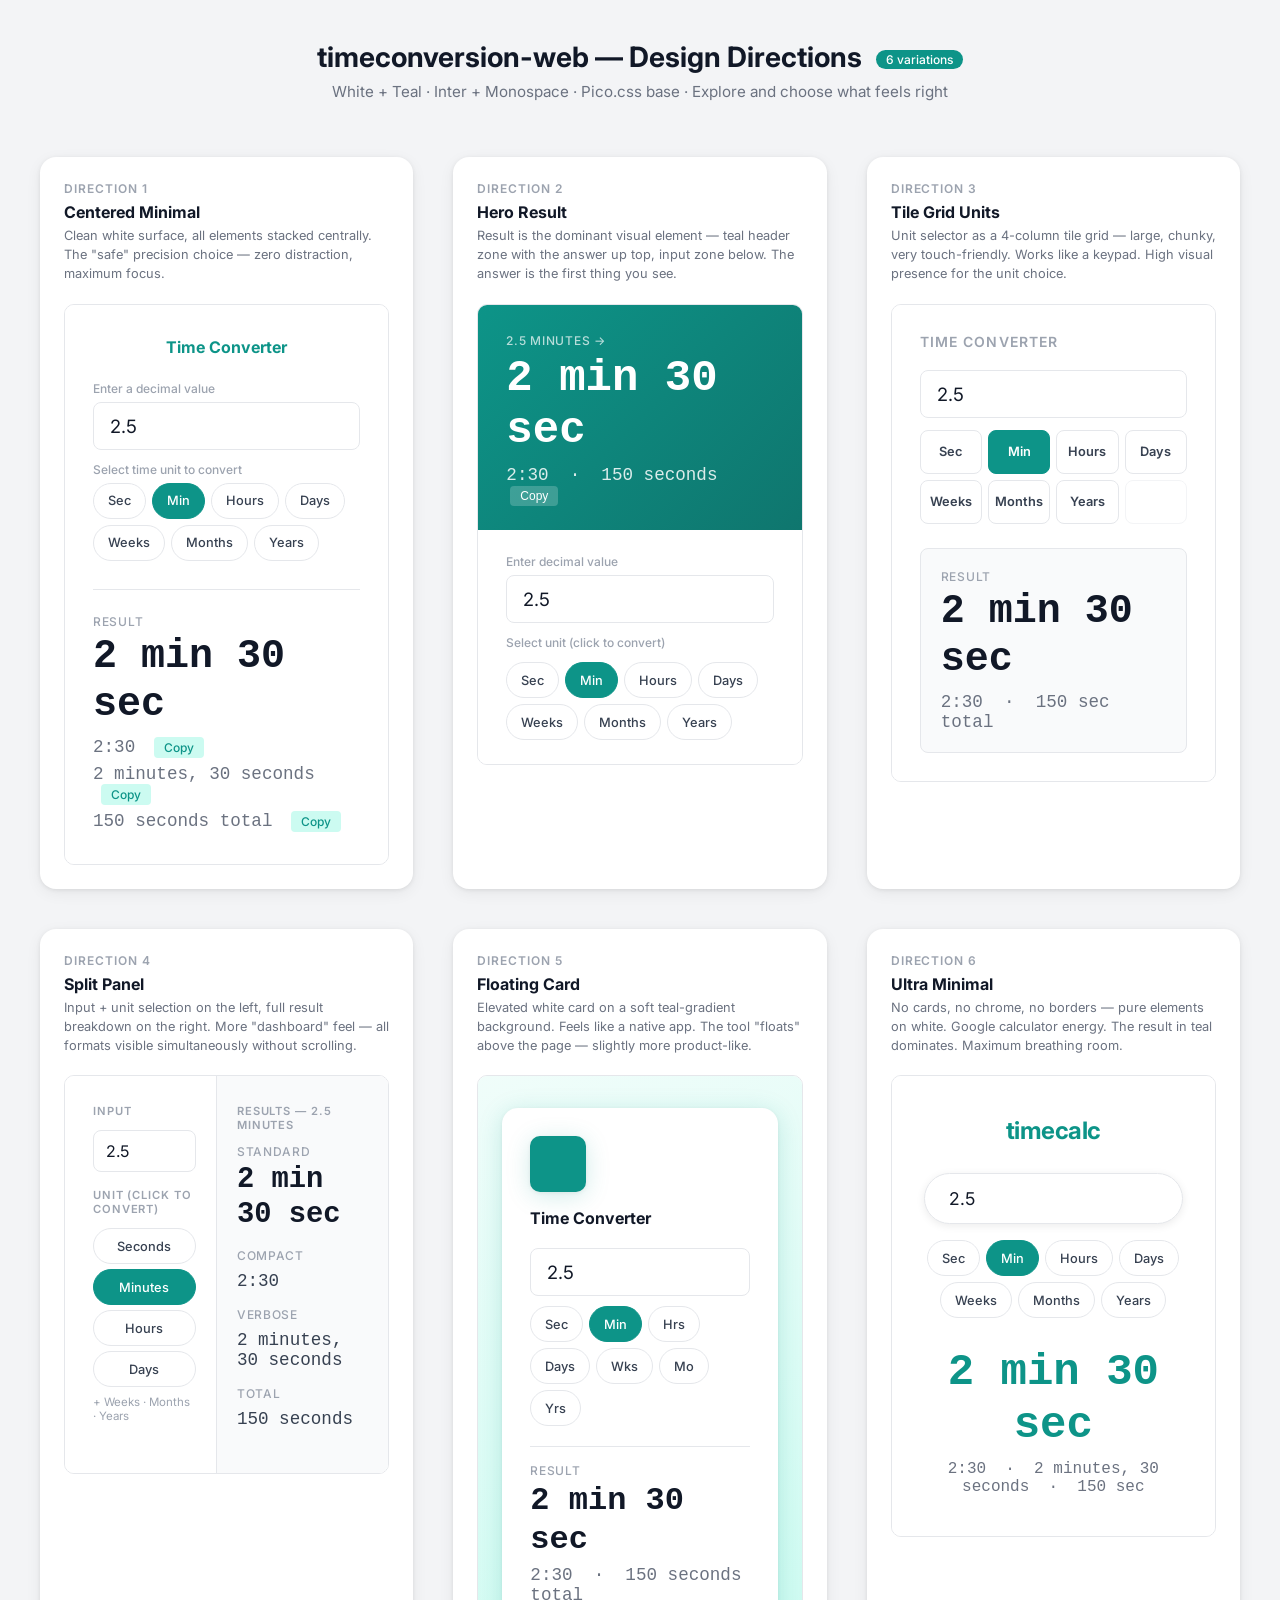
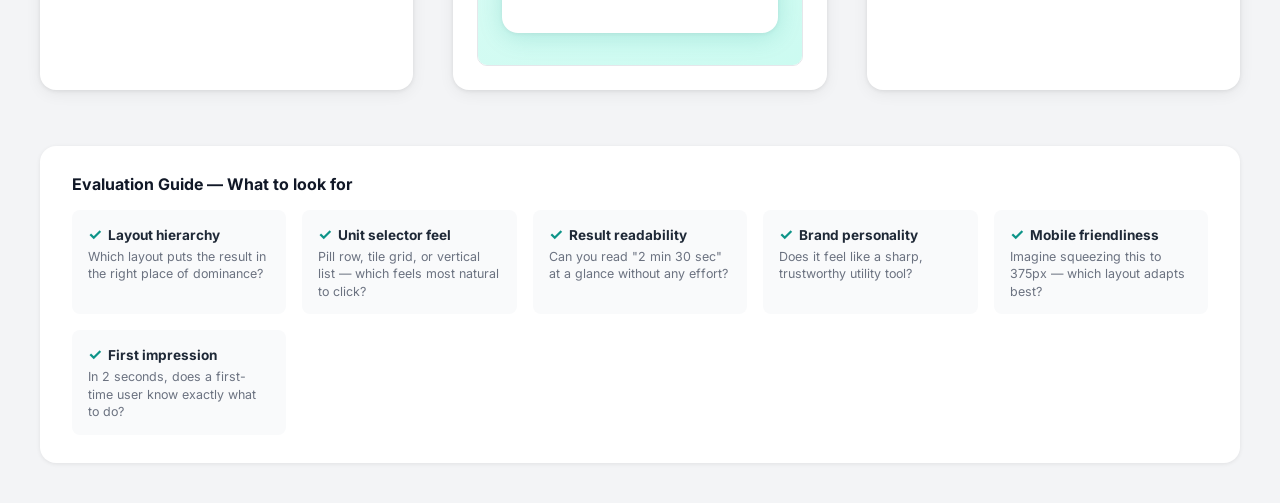
<file: _bmad-output/planning-artifacts/ux-design-directions.html>
<!DOCTYPE html>
<html lang="en">
<head>
  <meta charset="UTF-8">
  <meta name="viewport" content="width=device-width, initial-scale=1.0">
  <title>timeconversion-web — UX Design Directions</title>
  <link rel="preconnect" href="https://fonts.googleapis.com">
  <link href="https://fonts.googleapis.com/css2?family=Inter:wght@400;500;700&display=swap" rel="stylesheet">
  <style>
    /* ─── Design Tokens ─────────────────────────────────────── */
    :root {
      --teal: #0D9488;
      --teal-light: #CCFBF1;
      --teal-dark: #0F766E;
      --neutral-50: #F9FAFB;
      --neutral-100: #F3F4F6;
      --neutral-200: #E5E7EB;
      --neutral-400: #9CA3AF;
      --neutral-500: #6B7280;
      --neutral-700: #374151;
      --neutral-800: #1F2937;
      --neutral-900: #111827;
      --white: #FFFFFF;
      --error: #DC2626;
      --font-ui: 'Inter', system-ui, sans-serif;
      --font-mono: 'Courier New', monospace;
    }

    /* ─── Showcase Shell ────────────────────────────────────── */
    *, *::before, *::after { box-sizing: border-box; margin: 0; padding: 0; }

    body {
      font-family: var(--font-ui);
      background: var(--neutral-100);
      color: var(--neutral-900);
      padding: 40px 20px;
    }

    .showcase-header {
      text-align: center;
      margin-bottom: 56px;
    }
    .showcase-header h1 {
      font-size: 1.75rem;
      font-weight: 700;
      color: var(--neutral-900);
      margin-bottom: 8px;
    }
    .showcase-header p {
      color: var(--neutral-500);
      font-size: 0.95rem;
    }
    .badge {
      display: inline-block;
      background: var(--teal);
      color: white;
      font-size: 0.75rem;
      font-weight: 500;
      padding: 2px 10px;
      border-radius: 999px;
      margin-left: 8px;
      vertical-align: middle;
    }

    .directions-grid {
      display: grid;
      grid-template-columns: repeat(auto-fit, minmax(340px, 1fr));
      gap: 40px;
      max-width: 1200px;
      margin: 0 auto;
    }

    .direction-card {
      background: white;
      border-radius: 16px;
      padding: 24px;
      box-shadow: 0 1px 4px rgba(0,0,0,0.08), 0 4px 16px rgba(0,0,0,0.06);
    }

    .direction-label {
      font-size: 0.75rem;
      font-weight: 600;
      text-transform: uppercase;
      letter-spacing: 0.08em;
      color: var(--neutral-400);
      margin-bottom: 6px;
    }
    .direction-name {
      font-size: 1rem;
      font-weight: 700;
      color: var(--neutral-900);
      margin-bottom: 4px;
    }
    .direction-desc {
      font-size: 0.8rem;
      color: var(--neutral-500);
      margin-bottom: 20px;
      line-height: 1.5;
    }

    .mockup {
      border-radius: 10px;
      overflow: hidden;
      border: 1px solid var(--neutral-200);
    }

    /* ─── Shared component styles ───────────────────────────── */
    .pill-row {
      display: flex;
      flex-wrap: wrap;
      gap: 6px;
    }
    .pill {
      font-family: var(--font-ui);
      font-size: 0.8rem;
      font-weight: 500;
      padding: 8px 14px;
      border-radius: 999px;
      border: 1.5px solid var(--neutral-200);
      background: var(--white);
      color: var(--neutral-700);
      cursor: pointer;
      transition: all 0.15s ease;
      min-height: 36px;
      display: flex;
      align-items: center;
    }
    .pill:hover { border-color: var(--teal); color: var(--teal); }
    .pill.active {
      background: var(--teal);
      border-color: var(--teal);
      color: white;
    }

    .input-field {
      width: 100%;
      font-family: var(--font-ui);
      font-size: 1.15rem;
      padding: 12px 16px;
      border: 1.5px solid var(--neutral-200);
      border-radius: 8px;
      color: var(--neutral-900);
      background: var(--white);
      outline: none;
    }
    .input-field:focus { border-color: var(--teal); box-shadow: 0 0 0 3px rgba(13,148,136,0.15); }

    .result-primary {
      font-family: var(--font-mono);
      font-size: 2.5rem;
      font-weight: 700;
      color: var(--neutral-900);
      line-height: 1.2;
    }
    .result-secondary {
      font-family: var(--font-mono);
      font-size: 1.1rem;
      color: var(--neutral-500);
      margin-top: 8px;
    }
    .result-label {
      font-size: 0.75rem;
      font-weight: 500;
      text-transform: uppercase;
      letter-spacing: 0.06em;
      color: var(--neutral-400);
      margin-bottom: 4px;
    }
    .copy-btn {
      font-family: var(--font-ui);
      font-size: 0.75rem;
      font-weight: 500;
      color: var(--teal);
      background: var(--teal-light);
      border: none;
      border-radius: 4px;
      padding: 3px 10px;
      cursor: pointer;
      margin-left: 8px;
      vertical-align: middle;
    }

    /* ─── Direction 1: Centered Minimal ─────────────────────── */
    .d1 {
      background: var(--white);
      padding: 32px 28px;
    }
    .d1 .tool-title {
      font-size: 1rem;
      font-weight: 700;
      color: var(--teal);
      margin-bottom: 24px;
      text-align: center;
    }
    .d1 .input-wrap { margin-bottom: 12px; }
    .d1 .section-label {
      font-size: 0.75rem;
      color: var(--neutral-400);
      font-weight: 500;
      margin-bottom: 6px;
    }
    .d1 .pill-row { margin-bottom: 28px; }
    .d1 .result-zone {
      border-top: 1px solid var(--neutral-200);
      padding-top: 24px;
    }

    /* ─── Direction 2: Hero Result ───────────────────────────── */
    .d2 {
      background: var(--white);
      padding: 0;
    }
    .d2 .result-hero {
      background: linear-gradient(135deg, var(--teal) 0%, #0F766E 100%);
      padding: 28px 28px 24px;
      color: white;
    }
    .d2 .result-hero .result-primary { color: white; font-size: 2.75rem; }
    .d2 .result-hero .result-label { color: rgba(255,255,255,0.7); }
    .d2 .result-hero .result-secondary { color: rgba(255,255,255,0.85); }
    .d2 .input-zone { padding: 24px 28px; }
    .d2 .input-zone .section-label {
      font-size: 0.75rem;
      color: var(--neutral-400);
      font-weight: 500;
      margin-bottom: 6px;
    }
    .d2 .pill-row { margin-top: 12px; }

    /* ─── Direction 3: Tile Grid Pills ──────────────────────── */
    .d3 {
      background: var(--white);
      padding: 28px;
    }
    .d3 .tool-title {
      font-size: 0.875rem;
      font-weight: 600;
      color: var(--neutral-400);
      text-transform: uppercase;
      letter-spacing: 0.08em;
      margin-bottom: 20px;
    }
    .d3 .unit-grid {
      display: grid;
      grid-template-columns: repeat(4, 1fr);
      gap: 6px;
      margin: 12px 0 24px;
    }
    .d3 .unit-tile {
      font-family: var(--font-ui);
      font-size: 0.8rem;
      font-weight: 600;
      padding: 10px 4px;
      border-radius: 8px;
      border: 1.5px solid var(--neutral-200);
      background: var(--white);
      color: var(--neutral-700);
      cursor: pointer;
      text-align: center;
      transition: all 0.15s;
      min-height: 44px;
      display: flex;
      align-items: center;
      justify-content: center;
    }
    .d3 .unit-tile:hover { border-color: var(--teal); color: var(--teal); }
    .d3 .unit-tile.active { background: var(--teal); border-color: var(--teal); color: white; }
    .d3 .result-zone {
      background: var(--neutral-50);
      border-radius: 8px;
      padding: 20px;
      border: 1px solid var(--neutral-200);
      margin-top: 4px;
    }

    /* ─── Direction 4: Split Layout ─────────────────────────── */
    .d4 {
      background: var(--white);
      padding: 0;
      display: flex;
      min-height: 280px;
    }
    .d4 .left-panel {
      flex: 1;
      padding: 28px 20px 28px 28px;
      border-right: 1px solid var(--neutral-200);
    }
    .d4 .right-panel {
      flex: 1.2;
      padding: 28px 28px 28px 20px;
      background: var(--neutral-50);
      display: flex;
      flex-direction: column;
      justify-content: center;
    }
    .d4 .panel-label {
      font-size: 0.7rem;
      font-weight: 600;
      text-transform: uppercase;
      letter-spacing: 0.08em;
      color: var(--neutral-400);
      margin-bottom: 12px;
    }
    .d4 .result-format {
      margin-bottom: 16px;
    }

    /* ─── Direction 5: Floating Card ────────────────────────── */
    .d5-outer {
      background: linear-gradient(160deg, #F0FDFA 0%, #CCFBF1 100%);
      padding: 32px 24px;
      display: flex;
      align-items: center;
      justify-content: center;
    }
    .d5-card {
      background: white;
      border-radius: 16px;
      padding: 28px;
      box-shadow: 0 4px 24px rgba(13,148,136,0.18), 0 1px 4px rgba(0,0,0,0.06);
      width: 100%;
      max-width: 380px;
    }
    .d5-card .app-icon {
      width: 40px;
      height: 40px;
      background: var(--teal);
      border-radius: 10px;
      margin-bottom: 16px;
      display: flex;
      align-items: center;
      justify-content: center;
    }
    .d5-card .app-icon svg { color: white; }
    .d5-card .card-title { font-size: 1rem; font-weight: 700; margin-bottom: 20px; }

    /* ─── Direction 6: Ultra Minimal (Google-style) ──────────── */
    .d6 {
      background: var(--white);
      padding: 40px 32px;
      text-align: center;
    }
    .d6 .wordmark {
      font-size: 1.5rem;
      font-weight: 700;
      color: var(--teal);
      margin-bottom: 28px;
      letter-spacing: -0.02em;
    }
    .d6 .input-field {
      max-width: 360px;
      margin: 0 auto 16px;
      border-radius: 999px;
      padding: 14px 24px;
      font-size: 1.1rem;
      box-shadow: 0 2px 8px rgba(0,0,0,0.08);
      border: 1px solid var(--neutral-200);
    }
    .d6 .pill-row {
      justify-content: center;
      margin-bottom: 28px;
    }
    .d6 .result-primary { color: var(--teal); font-size: 2.75rem; }
    .d6 .result-sub {
      font-family: var(--font-mono);
      font-size: 1rem;
      color: var(--neutral-500);
      margin-top: 8px;
    }

    /* ─── Evaluation guide ──────────────────────────────────── */
    .eval-guide {
      max-width: 1200px;
      margin: 56px auto 0;
      background: white;
      border-radius: 16px;
      padding: 28px 32px;
      box-shadow: 0 1px 4px rgba(0,0,0,0.08);
    }
    .eval-guide h2 {
      font-size: 1rem;
      font-weight: 700;
      margin-bottom: 16px;
      color: var(--neutral-900);
    }
    .eval-grid {
      display: grid;
      grid-template-columns: repeat(auto-fit, minmax(200px, 1fr));
      gap: 16px;
    }
    .eval-item {
      background: var(--neutral-50);
      border-radius: 8px;
      padding: 14px 16px;
    }
    .eval-item .check { color: var(--teal); font-weight: 700; margin-right: 6px; }
    .eval-item strong { font-size: 0.85rem; color: var(--neutral-800); }
    .eval-item p { font-size: 0.78rem; color: var(--neutral-500); margin-top: 4px; line-height: 1.4; }
  </style>
</head>
<body>

  <div class="showcase-header">
    <h1>timeconversion-web — Design Directions <span class="badge">6 variations</span></h1>
    <p>White + Teal · Inter + Monospace · Pico.css base · Explore and choose what feels right</p>
  </div>

  <div class="directions-grid">

    <!-- ── Direction 1: Centered Minimal ─────────────────── -->
    <div class="direction-card">
      <div class="direction-label">Direction 1</div>
      <div class="direction-name">Centered Minimal</div>
      <div class="direction-desc">Clean white surface, all elements stacked centrally. The "safe" precision choice — zero distraction, maximum focus.</div>
      <div class="mockup">
        <div class="d1">
          <div class="tool-title">Time Converter</div>
          <div class="input-wrap">
            <div class="section-label">Enter a decimal value</div>
            <input class="input-field" type="text" value="2.5" readonly>
          </div>
          <div class="section-label" style="margin-top:12px">Select time unit to convert</div>
          <div class="pill-row" style="margin-top:6px; margin-bottom:28px">
            <span class="pill">Sec</span>
            <span class="pill active">Min</span>
            <span class="pill">Hours</span>
            <span class="pill">Days</span>
            <span class="pill">Weeks</span>
            <span class="pill">Months</span>
            <span class="pill">Years</span>
          </div>
          <div class="result-zone">
            <div class="result-label">Result</div>
            <div class="result-primary">2 min 30 sec</div>
            <div class="result-secondary">2:30 <button class="copy-btn">Copy</button></div>
            <div class="result-secondary" style="margin-top:6px">2 minutes, 30 seconds <button class="copy-btn">Copy</button></div>
            <div class="result-secondary" style="margin-top:6px">150 seconds total <button class="copy-btn">Copy</button></div>
          </div>
        </div>
      </div>
    </div>

    <!-- ── Direction 2: Hero Result ───────────────────────── -->
    <div class="direction-card">
      <div class="direction-label">Direction 2</div>
      <div class="direction-name">Hero Result</div>
      <div class="direction-desc">Result is the dominant visual element — teal header zone with the answer up top, input zone below. The answer is the first thing you see.</div>
      <div class="mockup">
        <div class="d2">
          <div class="result-hero">
            <div class="result-label">2.5 minutes →</div>
            <div class="result-primary">2 min 30 sec</div>
            <div class="result-secondary">2:30 &nbsp;·&nbsp; 150 seconds <button style="background:rgba(255,255,255,0.2);color:white;border:none;border-radius:4px;padding:3px 10px;font-size:0.75rem;cursor:pointer;margin-left:4px">Copy</button></div>
          </div>
          <div class="input-zone">
            <div class="section-label">Enter decimal value</div>
            <input class="input-field" type="text" value="2.5" readonly>
            <div class="section-label" style="margin-top:12px">Select unit (click to convert)</div>
            <div class="pill-row">
              <span class="pill">Sec</span>
              <span class="pill active">Min</span>
              <span class="pill">Hours</span>
              <span class="pill">Days</span>
              <span class="pill">Weeks</span>
              <span class="pill">Months</span>
              <span class="pill">Years</span>
            </div>
          </div>
        </div>
      </div>
    </div>

    <!-- ── Direction 3: Tile Grid Pills ──────────────────── -->
    <div class="direction-card">
      <div class="direction-label">Direction 3</div>
      <div class="direction-name">Tile Grid Units</div>
      <div class="direction-desc">Unit selector as a 4-column tile grid — large, chunky, very touch-friendly. Works like a keypad. High visual presence for the unit choice.</div>
      <div class="mockup">
        <div class="d3">
          <div class="tool-title">TIME CONVERTER</div>
          <input class="input-field" type="text" value="2.5" readonly>
          <div class="unit-grid" style="margin-top:12px">
            <div class="unit-tile">Sec</div>
            <div class="unit-tile active">Min</div>
            <div class="unit-tile">Hours</div>
            <div class="unit-tile">Days</div>
            <div class="unit-tile">Weeks</div>
            <div class="unit-tile">Months</div>
            <div class="unit-tile">Years</div>
            <div class="unit-tile" style="color:var(--neutral-200); border-color:var(--neutral-100)"></div>
          </div>
          <div class="result-zone">
            <div class="result-label">Result</div>
            <div class="result-primary">2 min 30 sec</div>
            <div class="result-secondary">2:30 &nbsp;·&nbsp; 150 sec total</div>
          </div>
        </div>
      </div>
    </div>

    <!-- ── Direction 4: Split Layout ─────────────────────── -->
    <div class="direction-card">
      <div class="direction-label">Direction 4</div>
      <div class="direction-name">Split Panel</div>
      <div class="direction-desc">Input + unit selection on the left, full result breakdown on the right. More "dashboard" feel — all formats visible simultaneously without scrolling.</div>
      <div class="mockup">
        <div class="d4">
          <div class="left-panel">
            <div class="panel-label">Input</div>
            <input class="input-field" type="text" value="2.5" readonly style="font-size:1rem;padding:10px 12px">
            <div class="panel-label" style="margin-top:16px">Unit (click to convert)</div>
            <div class="pill-row" style="flex-direction:column; gap:5px">
              <span class="pill" style="justify-content:center">Seconds</span>
              <span class="pill active" style="justify-content:center">Minutes</span>
              <span class="pill" style="justify-content:center">Hours</span>
              <span class="pill" style="justify-content:center">Days</span>
            </div>
            <div style="font-size:0.72rem;color:var(--neutral-400);margin-top:8px">+ Weeks · Months · Years</div>
          </div>
          <div class="right-panel">
            <div class="panel-label">Results — 2.5 minutes</div>
            <div class="result-format">
              <div class="result-label">Standard</div>
              <div class="result-primary" style="font-size:1.8rem">2 min 30 sec</div>
            </div>
            <div class="result-format">
              <div class="result-label">Compact</div>
              <div class="result-secondary" style="color:var(--neutral-700);font-size:1.1rem">2:30</div>
            </div>
            <div class="result-format">
              <div class="result-label">Verbose</div>
              <div class="result-secondary" style="color:var(--neutral-700)">2 minutes, 30 seconds</div>
            </div>
            <div class="result-format">
              <div class="result-label">Total</div>
              <div class="result-secondary" style="color:var(--neutral-700)">150 seconds</div>
            </div>
          </div>
        </div>
      </div>
    </div>

    <!-- ── Direction 5: Floating Card ────────────────────── -->
    <div class="direction-card">
      <div class="direction-label">Direction 5</div>
      <div class="direction-name">Floating Card</div>
      <div class="direction-desc">Elevated white card on a soft teal-gradient background. Feels like a native app. The tool "floats" above the page — slightly more product-like.</div>
      <div class="mockup">
        <div class="d5-outer">
          <div class="d5-card">
            <div class="d5-card app-icon" style="width:40px;height:40px;background:var(--teal);border-radius:10px;margin-bottom:16px;display:flex;align-items:center;justify-content:center">
              <svg width="20" height="20" fill="none" viewBox="0 0 24 24" stroke="white" stroke-width="2.5"><path stroke-linecap="round" stroke-linejoin="round" d="M12 6v6h4.5m4.5 0a9 9 0 11-18 0 9 9 0 0118 0z"/></svg>
            </div>
            <div class="card-title">Time Converter</div>
            <input class="input-field" type="text" value="2.5" readonly style="margin-bottom:10px">
            <div class="pill-row" style="margin-bottom:20px">
              <span class="pill">Sec</span>
              <span class="pill active">Min</span>
              <span class="pill">Hrs</span>
              <span class="pill">Days</span>
              <span class="pill">Wks</span>
              <span class="pill">Mo</span>
              <span class="pill">Yrs</span>
            </div>
            <div style="border-top:1px solid var(--neutral-200);padding-top:16px">
              <div class="result-label">Result</div>
              <div class="result-primary" style="font-size:2rem">2 min 30 sec</div>
              <div class="result-secondary" style="margin-top:6px">2:30 &nbsp;·&nbsp; 150 seconds total</div>
            </div>
          </div>
        </div>
      </div>
    </div>

    <!-- ── Direction 6: Ultra Minimal ────────────────────── -->
    <div class="direction-card">
      <div class="direction-label">Direction 6</div>
      <div class="direction-name">Ultra Minimal</div>
      <div class="direction-desc">No cards, no chrome, no borders — pure elements on white. Google calculator energy. The result in teal dominates. Maximum breathing room.</div>
      <div class="mockup">
        <div class="d6">
          <div class="wordmark">timecalc</div>
          <input class="input-field" type="text" value="2.5" readonly>
          <div class="pill-row">
            <span class="pill">Sec</span>
            <span class="pill active">Min</span>
            <span class="pill">Hours</span>
            <span class="pill">Days</span>
            <span class="pill">Weeks</span>
            <span class="pill">Months</span>
            <span class="pill">Years</span>
          </div>
          <div class="result-primary" style="color:var(--teal)">2 min 30 sec</div>
          <div class="result-sub">2:30 &nbsp;·&nbsp; 2 minutes, 30 seconds &nbsp;·&nbsp; 150 sec</div>
        </div>
      </div>
    </div>

  </div><!-- /directions-grid -->

  <!-- ── Evaluation Guide ──────────────────────────────────── -->
  <div class="eval-guide">
    <h2>Evaluation Guide — What to look for</h2>
    <div class="eval-grid">
      <div class="eval-item">
        <div><span class="check">✓</span><strong>Layout hierarchy</strong></div>
        <p>Which layout puts the result in the right place of dominance?</p>
      </div>
      <div class="eval-item">
        <div><span class="check">✓</span><strong>Unit selector feel</strong></div>
        <p>Pill row, tile grid, or vertical list — which feels most natural to click?</p>
      </div>
      <div class="eval-item">
        <div><span class="check">✓</span><strong>Result readability</strong></div>
        <p>Can you read "2 min 30 sec" at a glance without any effort?</p>
      </div>
      <div class="eval-item">
        <div><span class="check">✓</span><strong>Brand personality</strong></div>
        <p>Does it feel like a sharp, trustworthy utility tool?</p>
      </div>
      <div class="eval-item">
        <div><span class="check">✓</span><strong>Mobile friendliness</strong></div>
        <p>Imagine squeezing this to 375px — which layout adapts best?</p>
      </div>
      <div class="eval-item">
        <div><span class="check">✓</span><strong>First impression</strong></div>
        <p>In 2 seconds, does a first-time user know exactly what to do?</p>
      </div>
    </div>
  </div>

</body>
</html>
</file>
